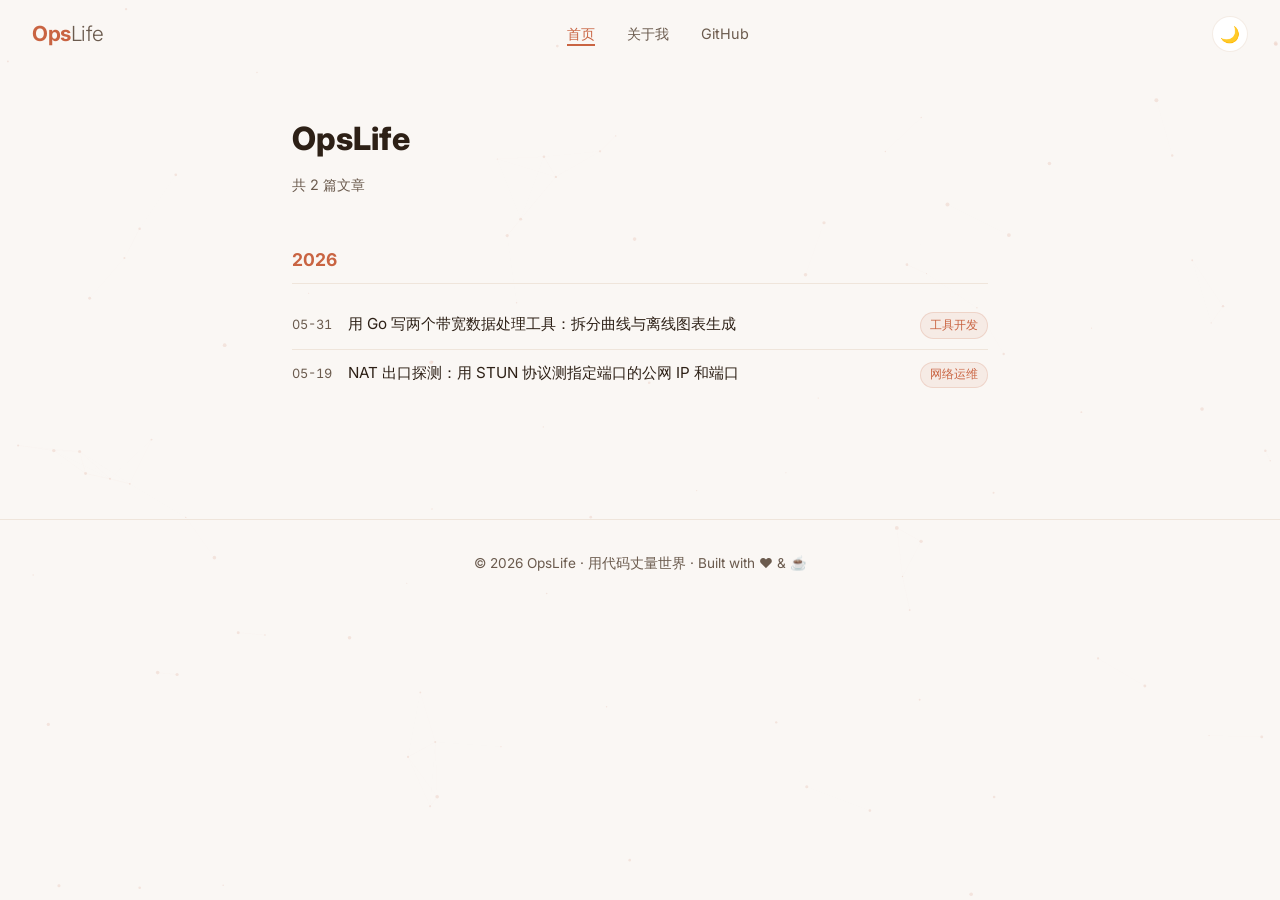
<file: index.html>
<!DOCTYPE html>
<html lang="zh-CN">
<head>
  <meta charset="UTF-8">
  <meta name="viewport" content="width=device-width, initial-scale=1.0">
  <title>OpsLife · 运维老兵的技术笔记</title>
  <link rel="preconnect" href="https://fonts.googleapis.com">
  <link href="https://fonts.googleapis.com/css2?family=Inter:wght@300;400;600;700;800&display=swap" rel="stylesheet">
  <link rel="stylesheet" href="css/style.css">
  <style>
    .archive-wrap { max-width: 760px; margin: 0 auto; padding: 7rem 2rem 5rem; position: relative; z-index: 1; }
    .archive-wrap h1 { font-size: 2rem; font-weight: 800; margin-bottom: 0.4rem; }
    .archive-count { color: var(--text-muted); font-size: 0.9rem; margin-bottom: 3rem; }
    .year-group { margin-bottom: 2.5rem; }
    .year-label {
      font-size: 1.1rem; font-weight: 700; color: var(--accent);
      border-bottom: 1px solid var(--border); padding-bottom: 0.5rem; margin-bottom: 1rem;
    }
    .archive-item {
      display: flex; align-items: baseline; gap: 1rem;
      padding: 0.65rem 0; border-bottom: 1px solid var(--border);
      transition: var(--transition);
    }
    .archive-item:last-child { border-bottom: none; }
    .archive-item:hover .item-title { color: var(--accent); }
    .item-date { font-size: 0.8rem; color: var(--text-muted); white-space: nowrap; font-variant-numeric: tabular-nums; }
    .item-title { font-size: 0.95rem; color: var(--text); flex: 1; }
    .item-category {
      font-size: 0.72rem; padding: 0.15rem 0.55rem; border-radius: 999px;
      background: color-mix(in srgb, var(--accent) 8%, transparent);
      border: 1px solid color-mix(in srgb, var(--accent) 18%, transparent);
      color: var(--accent); white-space: nowrap;
    }
  </style>
</head>
<body>
<canvas id="particle-canvas"></canvas>

<nav class="navbar">
  <a href="index.html" class="logo">Ops<span>Life</span></a>
  <ul class="nav-links">
    <li><a href="index.html" class="active">首页</a></li>
    <li><a href="about.html">关于我</a></li>
    <li><a href="https://github.com/stanhui/blog" target="_blank">GitHub</a></li>
  </ul>
  <div style="display:flex;align-items:center;gap:0.75rem">
    <button class="theme-toggle" aria-label="切换主题"></button>
    <button class="menu-toggle" aria-label="菜单"><span></span><span></span><span></span></button>
  </div>
</nav>

<div class="archive-wrap">
  <h1>OpsLife</h1>
  <p class="archive-count" id="archive-count"></p>
  <div id="archive-list"></div>
</div>

<footer>
  <p>© 2026 OpsLife · 用代码丈量世界 · Built with ❤️ &amp; ☕</p>
</footer>

<script src="js/posts.js"></script>
<script src="js/main.js"></script>
<script>
document.addEventListener('DOMContentLoaded', () => {
  const list = document.getElementById('archive-list');
  const countEl = document.getElementById('archive-count');
  countEl.textContent = `共 ${posts.length} 篇文章`;

  const byYear = {};
  posts.forEach(p => {
    const y = p.date.slice(0, 4);
    (byYear[y] = byYear[y] || []).push(p);
  });

  list.innerHTML = Object.keys(byYear).sort((a, b) => b - a).map(year => `
    <div class="year-group">
      <div class="year-label">${year}</div>
      ${byYear[year].map(p => `
        <a class="archive-item" href="${p.url || 'post.html?id=' + p.id}">
          <span class="item-date">${p.date.slice(5)}</span>
          <span class="item-title">${p.title}</span>
          <span class="item-category">${p.category}</span>
        </a>
      `).join('')}
    </div>
  `).join('');
});
</script>
</body>
</html>
</file>
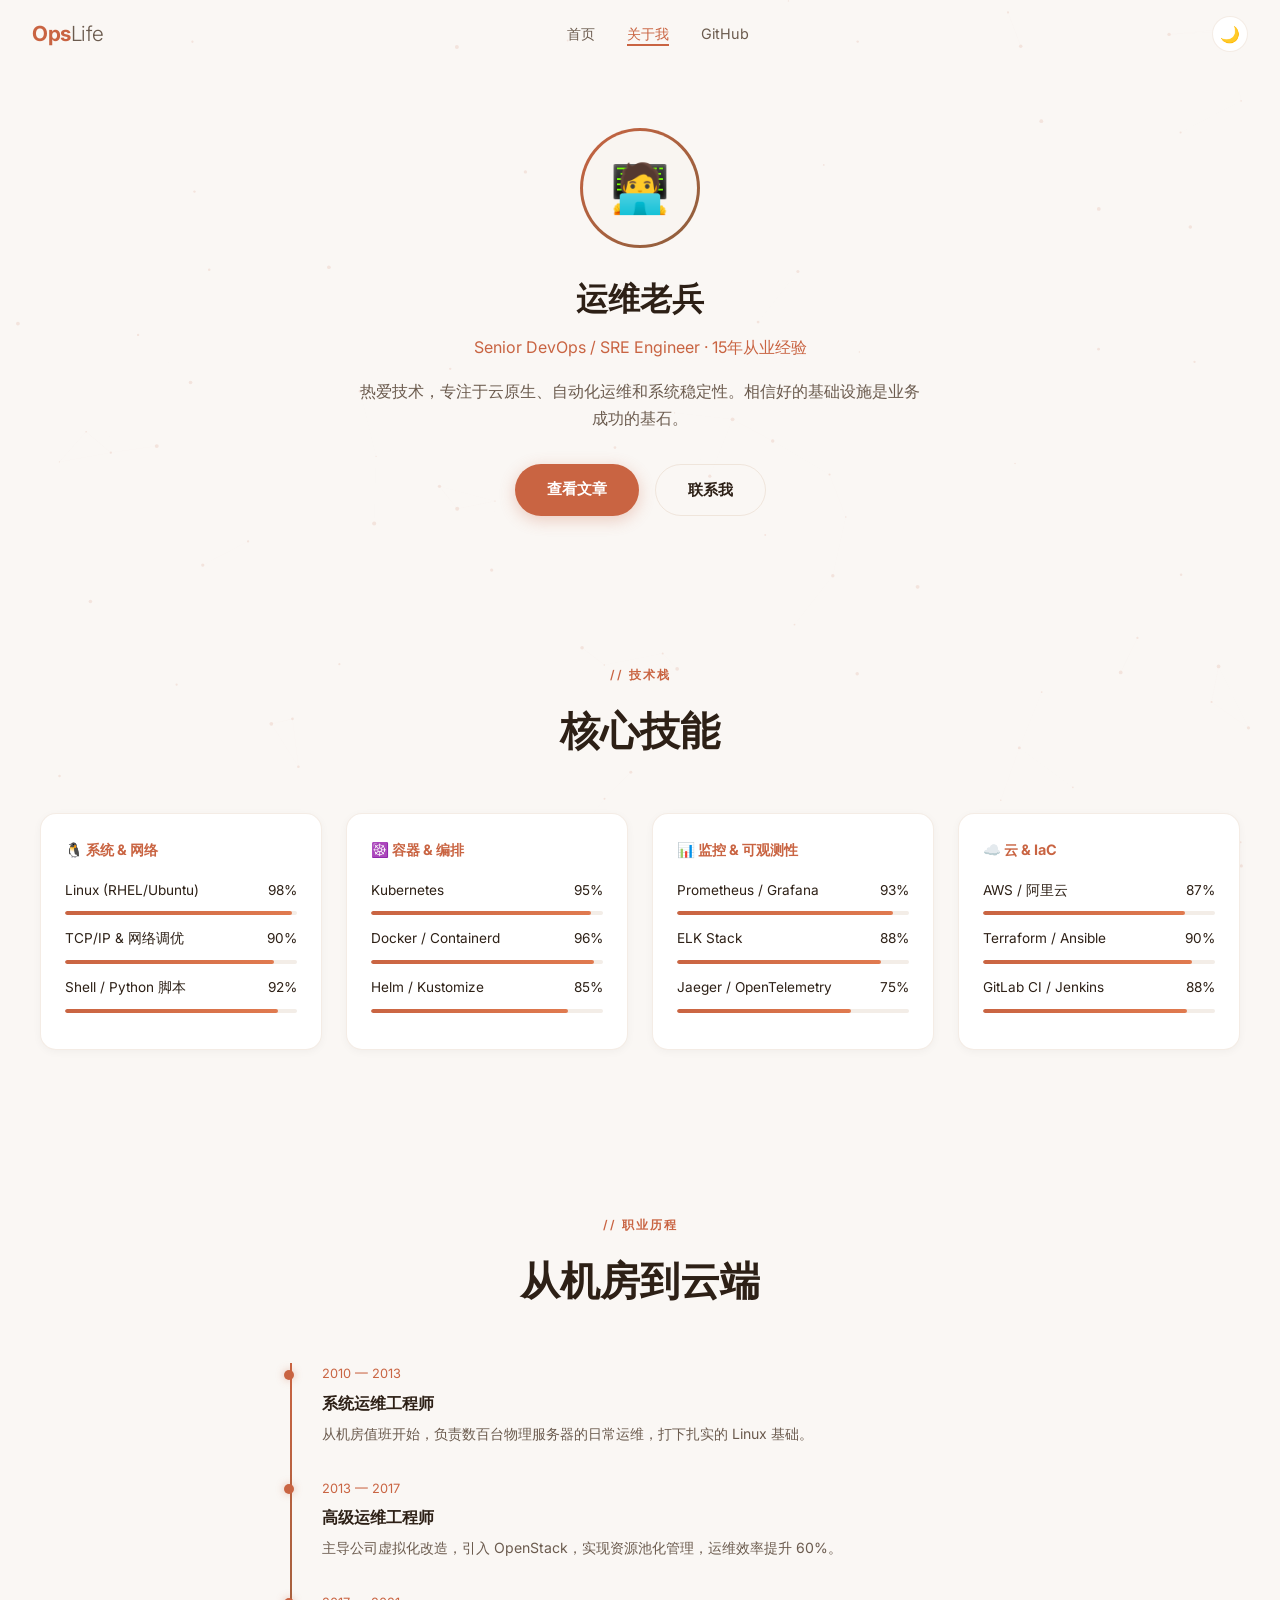
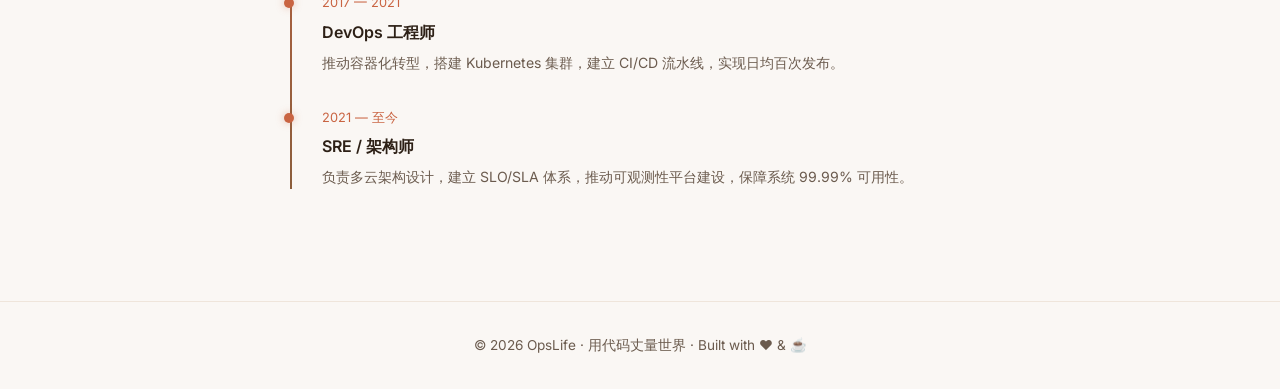
<file: about.html>
<!DOCTYPE html>
<html lang="zh-CN">
<head>
  <meta charset="UTF-8">
  <meta name="viewport" content="width=device-width, initial-scale=1.0">
  <title>关于我 · OpsLife</title>
  <link rel="preconnect" href="https://fonts.googleapis.com">
  <link href="https://fonts.googleapis.com/css2?family=Inter:wght@300;400;600;700;800&display=swap" rel="stylesheet">
  <link rel="stylesheet" href="css/style.css">
</head>
<body>

<canvas id="particle-canvas"></canvas>

<nav class="navbar">
  <a href="index.html" class="logo">Ops<span>Life</span></a>
  <ul class="nav-links">
    <li><a href="index.html">首页</a></li>
    <li><a href="about.html" class="active">关于我</a></li>
    <li><a href="https://github.com/stanhui/blog" target="_blank">GitHub</a></li>
  </ul>
  <div style="display:flex;align-items:center;gap:0.75rem">
    <button class="theme-toggle" aria-label="切换主题"></button>
    <button class="menu-toggle" aria-label="菜单">
      <span></span><span></span><span></span>
    </button>
  </div>
</nav>

<!-- About Hero -->
<div class="about-hero">
  <div class="avatar-wrap">
    <div class="avatar-placeholder">🧑‍💻</div>
  </div>
  <h1 class="about-name">运维老兵</h1>
  <p class="about-title">Senior DevOps / SRE Engineer · 15年从业经验</p>
  <p class="about-bio">热爱技术，专注于云原生、自动化运维和系统稳定性。相信好的基础设施是业务成功的基石。</p>
  <div class="hero-btns">
    <a href="index.html" class="btn btn-primary">查看文章</a>
    <a href="mailto:hello@opslife.dev" class="btn btn-outline">联系我</a>
  </div>
</div>

<!-- Skills -->
<section class="section">
  <div class="container">
    <div class="section-header reveal">
      <div class="section-tag">// 技术栈</div>
      <h2 class="section-title">核心技能</h2>
    </div>
    <div class="skills-grid">
      <div class="skill-card reveal">
        <h4>🐧 系统 & 网络</h4>
        <div class="skill-item">
          <span><span>Linux (RHEL/Ubuntu)</span><span>98%</span></span>
          <div class="skill-bar"><div class="skill-fill" style="--w:0.98"></div></div>
        </div>
        <div class="skill-item">
          <span><span>TCP/IP & 网络调优</span><span>90%</span></span>
          <div class="skill-bar"><div class="skill-fill" style="--w:0.90"></div></div>
        </div>
        <div class="skill-item">
          <span><span>Shell / Python 脚本</span><span>92%</span></span>
          <div class="skill-bar"><div class="skill-fill" style="--w:0.92"></div></div>
        </div>
      </div>
      <div class="skill-card reveal" style="--delay:0.1s">
        <h4>☸️ 容器 & 编排</h4>
        <div class="skill-item">
          <span><span>Kubernetes</span><span>95%</span></span>
          <div class="skill-bar"><div class="skill-fill" style="--w:0.95"></div></div>
        </div>
        <div class="skill-item">
          <span><span>Docker / Containerd</span><span>96%</span></span>
          <div class="skill-bar"><div class="skill-fill" style="--w:0.96"></div></div>
        </div>
        <div class="skill-item">
          <span><span>Helm / Kustomize</span><span>85%</span></span>
          <div class="skill-bar"><div class="skill-fill" style="--w:0.85"></div></div>
        </div>
      </div>
      <div class="skill-card reveal" style="--delay:0.2s">
        <h4>📊 监控 & 可观测性</h4>
        <div class="skill-item">
          <span><span>Prometheus / Grafana</span><span>93%</span></span>
          <div class="skill-bar"><div class="skill-fill" style="--w:0.93"></div></div>
        </div>
        <div class="skill-item">
          <span><span>ELK Stack</span><span>88%</span></span>
          <div class="skill-bar"><div class="skill-fill" style="--w:0.88"></div></div>
        </div>
        <div class="skill-item">
          <span><span>Jaeger / OpenTelemetry</span><span>75%</span></span>
          <div class="skill-bar"><div class="skill-fill" style="--w:0.75"></div></div>
        </div>
      </div>
      <div class="skill-card reveal" style="--delay:0.3s">
        <h4>☁️ 云 & IaC</h4>
        <div class="skill-item">
          <span><span>AWS / 阿里云</span><span>87%</span></span>
          <div class="skill-bar"><div class="skill-fill" style="--w:0.87"></div></div>
        </div>
        <div class="skill-item">
          <span><span>Terraform / Ansible</span><span>90%</span></span>
          <div class="skill-bar"><div class="skill-fill" style="--w:0.90"></div></div>
        </div>
        <div class="skill-item">
          <span><span>GitLab CI / Jenkins</span><span>88%</span></span>
          <div class="skill-bar"><div class="skill-fill" style="--w:0.88"></div></div>
        </div>
      </div>
    </div>
  </div>
</section>

<!-- Timeline -->
<section class="section">
  <div class="container" style="max-width:700px">
    <div class="section-header reveal">
      <div class="section-tag">// 职业历程</div>
      <h2 class="section-title">从机房到云端</h2>
    </div>
    <div class="timeline reveal">
      <div class="timeline-item">
        <div class="timeline-year">2010 — 2013</div>
        <h4>系统运维工程师</h4>
        <p>从机房值班开始，负责数百台物理服务器的日常运维，打下扎实的 Linux 基础。</p>
      </div>
      <div class="timeline-item">
        <div class="timeline-year">2013 — 2017</div>
        <h4>高级运维工程师</h4>
        <p>主导公司虚拟化改造，引入 OpenStack，实现资源池化管理，运维效率提升 60%。</p>
      </div>
      <div class="timeline-item">
        <div class="timeline-year">2017 — 2021</div>
        <h4>DevOps 工程师</h4>
        <p>推动容器化转型，搭建 Kubernetes 集群，建立 CI/CD 流水线，实现日均百次发布。</p>
      </div>
      <div class="timeline-item">
        <div class="timeline-year">2021 — 至今</div>
        <h4>SRE / 架构师</h4>
        <p>负责多云架构设计，建立 SLO/SLA 体系，推动可观测性平台建设，保障系统 99.99% 可用性。</p>
      </div>
    </div>
  </div>
</section>

<footer>
  <p>© 2026 OpsLife · 用代码丈量世界 · Built with ❤️ &amp; ☕</p>
</footer>

<script src="js/posts.js"></script>
<script src="js/main.js"></script>
<script>
// Animate skill bars on scroll
document.addEventListener('DOMContentLoaded', () => {
  const observer = new IntersectionObserver(entries => {
    entries.forEach(e => {
      if (e.isIntersecting) {
        e.target.classList.add('visible');
        e.target.querySelectorAll('.skill-fill').forEach(bar => {
          bar.style.width = (parseFloat(bar.style.getPropertyValue('--w')) * 100) + '%';
        });
      }
    });
  }, { threshold: 0.2 });
  document.querySelectorAll('.skill-card').forEach(c => observer.observe(c));
});
</script>
</body>
</html>
</file>
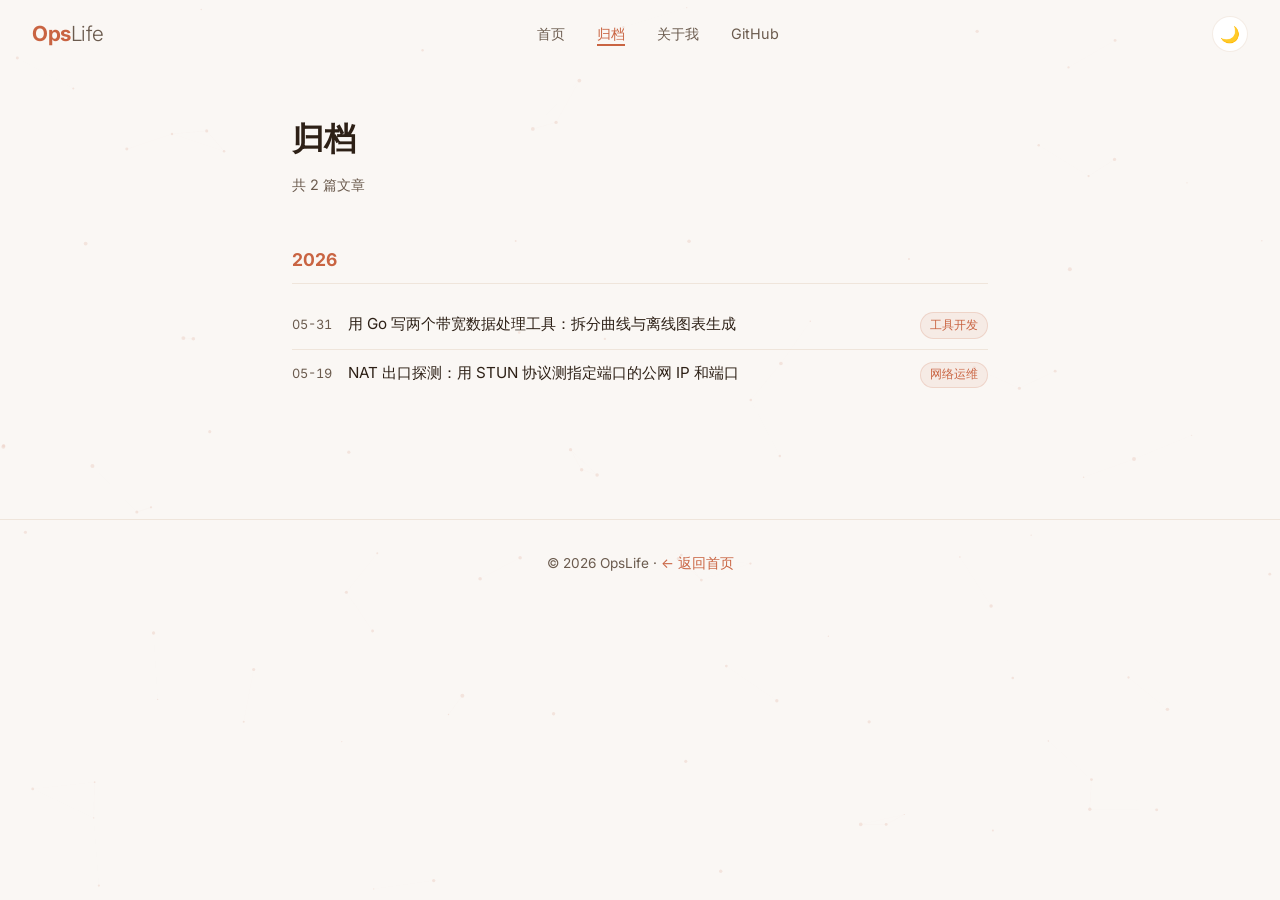
<file: archive.html>
<!DOCTYPE html>
<html lang="zh-CN">
<head>
  <meta charset="UTF-8">
  <meta name="viewport" content="width=device-width, initial-scale=1.0">
  <title>归档 · OpsLife</title>
  <link rel="preconnect" href="https://fonts.googleapis.com">
  <link href="https://fonts.googleapis.com/css2?family=Inter:wght@300;400;600;700;800&display=swap" rel="stylesheet">
  <link rel="stylesheet" href="css/style.css">
  <style>
    .archive-wrap { max-width: 760px; margin: 0 auto; padding: 7rem 2rem 5rem; position: relative; z-index: 1; }
    .archive-wrap h1 { font-size: 2rem; font-weight: 800; margin-bottom: 0.4rem; }
    .archive-count { color: var(--text-muted); font-size: 0.9rem; margin-bottom: 3rem; }
    .year-group { margin-bottom: 2.5rem; }
    .year-label {
      font-size: 1.1rem; font-weight: 700; color: var(--accent);
      border-bottom: 1px solid var(--border); padding-bottom: 0.5rem; margin-bottom: 1rem;
    }
    .archive-item {
      display: flex; align-items: baseline; gap: 1rem;
      padding: 0.65rem 0; border-bottom: 1px solid var(--border);
      transition: var(--transition);
    }
    .archive-item:last-child { border-bottom: none; }
    .archive-item:hover .item-title { color: var(--accent); }
    .item-date { font-size: 0.8rem; color: var(--text-muted); white-space: nowrap; font-variant-numeric: tabular-nums; }
    .item-title { font-size: 0.95rem; color: var(--text); flex: 1; }
    .item-category {
      font-size: 0.72rem; padding: 0.15rem 0.55rem; border-radius: 999px;
      background: color-mix(in srgb, var(--accent) 8%, transparent);
      border: 1px solid color-mix(in srgb, var(--accent) 18%, transparent);
      color: var(--accent); white-space: nowrap;
    }
  </style>
</head>
<body>
<canvas id="particle-canvas"></canvas>

<nav class="navbar">
  <a href="index.html" class="logo">Ops<span>Life</span></a>
  <ul class="nav-links">
    <li><a href="index.html">首页</a></li>
    <li><a href="archive.html" class="active">归档</a></li>
    <li><a href="about.html">关于我</a></li>
    <li><a href="https://github.com" target="_blank">GitHub</a></li>
  </ul>
  <div style="display:flex;align-items:center;gap:0.75rem">
    <button class="theme-toggle" aria-label="切换主题"></button>
    <button class="menu-toggle" aria-label="菜单"><span></span><span></span><span></span></button>
  </div>
</nav>

<div class="archive-wrap">
  <h1>归档</h1>
  <p class="archive-count" id="archive-count"></p>
  <div id="archive-list"></div>
</div>

<footer>
  <p>© 2026 OpsLife · <a href="index.html">← 返回首页</a></p>
</footer>

<script src="js/posts.js"></script>
<script src="js/main.js"></script>
<script>
document.addEventListener('DOMContentLoaded', () => {
  const list = document.getElementById('archive-list');
  const countEl = document.getElementById('archive-count');
  countEl.textContent = `共 ${posts.length} 篇文章`;

  // Group by year
  const byYear = {};
  posts.forEach(p => {
    const y = p.date.slice(0, 4);
    (byYear[y] = byYear[y] || []).push(p);
  });

  list.innerHTML = Object.keys(byYear).sort((a, b) => b - a).map(year => `
    <div class="year-group reveal">
      <div class="year-label">${year}</div>
      ${byYear[year].map(p => `
        <a class="archive-item" href="${p.url || `post.html?id=${p.id}`}">
          <span class="item-date">${p.date.slice(5)}</span>
          <span class="item-title">${p.title}</span>
          <span class="item-category">${p.category}</span>
        </a>
      `).join('')}
    </div>
  `).join('');

  // trigger reveal
  setTimeout(() => document.querySelectorAll('.reveal').forEach(el => el.classList.add('visible')), 50);
});
</script>
</body>
</html>
</file>
<file: css/style.css>
/* ── Claude-inspired Light theme (default) ─────────────────────── */
:root {
  --bg:        #faf7f4;
  --bg2:       #f3ede7;
  --surface:   #ffffff;
  --surface2:  #f9f5f1;
  --border:    rgba(180,130,80,0.15);
  --accent:    #c96442;
  --accent2:   #e07a4f;
  --warm:      #8b5e3c;
  --text:      #2d2016;
  --text-muted:#6b5b4e;
  --radius:    16px;
  --transition:0.3s cubic-bezier(0.4,0,0.2,1);
}

/* ── Dark theme ────────────────────────────────────────────────── */
[data-theme="dark"] {
  --bg:        #1a1410;
  --bg2:       #231c15;
  --surface:   #2a2118;
  --surface2:  #332820;
  --border:    rgba(201,100,66,0.2);
  --accent:    #e07a4f;
  --accent2:   #f09070;
  --warm:      #c9a87c;
  --text:      #f5ede6;
  --text-muted:#a89585;
}

/* ── Base ──────────────────────────────────────────────────────── */
*, *::before, *::after {
  box-sizing: border-box; margin: 0; padding: 0;
  transition: background-color 0.3s ease, border-color 0.3s ease, color 0.3s ease;
}
html { scroll-behavior: smooth; }
body {
  font-family: 'Inter', 'PingFang SC', 'Microsoft YaHei', sans-serif;
  background: var(--bg);
  color: var(--text);
  line-height: 1.7;
  overflow-x: hidden;
}
a { color: inherit; text-decoration: none; }
img { max-width: 100%; display: block; }

/* ── Scrollbar ─────────────────────────────────────────────────── */
::-webkit-scrollbar { width: 6px; }
::-webkit-scrollbar-track { background: var(--bg); }
::-webkit-scrollbar-thumb { background: var(--accent); border-radius: 3px; }

/* ── Particle Canvas ───────────────────────────────────────────── */
#particle-canvas {
  position: fixed; inset: 0;
  pointer-events: none; z-index: 0;
  opacity: 0.25; transition: opacity 0.3s;
}
[data-theme="dark"] #particle-canvas { opacity: 0.6; }

/* ── Navbar ────────────────────────────────────────────────────── */
.navbar {
  position: fixed; top: 0; left: 0; right: 0; z-index: 100;
  display: flex; align-items: center; justify-content: space-between;
  padding: 1rem 2rem;
  transition: background var(--transition), border-color var(--transition);
}
.navbar.scrolled {
  background: color-mix(in srgb, var(--bg) 92%, transparent);
  backdrop-filter: blur(14px);
  border-bottom: 1px solid var(--border);
}
.logo {
  font-size: 1.3rem; font-weight: 700;
  color: var(--accent);
  letter-spacing: -0.5px;
}
.logo span { font-weight: 300; color: var(--text-muted); }
.nav-links { display: flex; gap: 2rem; list-style: none; align-items: center; }
.nav-links a {
  font-size: 0.9rem; color: var(--text-muted);
  transition: color var(--transition);
  position: relative;
}
.nav-links a::after {
  content: ''; position: absolute; bottom: -4px; left: 0; right: 0;
  height: 2px; background: var(--accent);
  transform: scaleX(0); transition: transform var(--transition);
}
.nav-links a:hover, .nav-links a.active { color: var(--accent); }
.nav-links a:hover::after, .nav-links a.active::after { transform: scaleX(1); }

/* ── Theme toggle ──────────────────────────────────────────────── */
.theme-toggle {
  width: 36px; height: 36px; border-radius: 50%;
  border: 1px solid var(--border);
  background: var(--surface);
  color: var(--text-muted);
  cursor: pointer; font-size: 1rem;
  display: flex; align-items: center; justify-content: center;
  transition: var(--transition); flex-shrink: 0;
}
.theme-toggle:hover { border-color: var(--accent); color: var(--accent); transform: rotate(20deg); }

/* ── Mobile menu ───────────────────────────────────────────────── */
.menu-toggle { display: none; flex-direction: column; gap: 5px; cursor: pointer; background: none; border: none; padding: 4px; }
.menu-toggle span { width: 24px; height: 2px; background: var(--text); transition: var(--transition); display: block; }
.menu-toggle.active span:nth-child(1) { transform: rotate(45deg) translate(5px,5px); }
.menu-toggle.active span:nth-child(2) { opacity: 0; }
.menu-toggle.active span:nth-child(3) { transform: rotate(-45deg) translate(5px,-5px); }

/* ── Hero ──────────────────────────────────────────────────────── */
.hero {
  position: relative; z-index: 1;
  min-height: 100vh;
  display: flex; align-items: center; justify-content: center;
  text-align: center; padding: 2rem;
}
.hero-content { max-width: 800px; }
.hero-badge {
  display: inline-flex; align-items: center; gap: 0.5rem;
  padding: 0.4rem 1rem;
  border: 1px solid var(--border);
  border-radius: 999px;
  font-size: 0.8rem; color: var(--accent);
  margin-bottom: 1.5rem;
  background: color-mix(in srgb, var(--accent) 6%, transparent);
}
.hero-badge::before { content: '●'; animation: pulse 2s infinite; }
@keyframes pulse { 0%,100%{opacity:1} 50%{opacity:0.3} }
.hero h1 {
  font-size: clamp(2.5rem, 6vw, 4.5rem);
  font-weight: 800; line-height: 1.1; margin-bottom: 1rem;
  color: var(--text);
}
.hero h1 .gradient {
  background: linear-gradient(135deg, var(--accent) 0%, var(--accent2) 50%, var(--warm) 100%);
  -webkit-background-clip: text; -webkit-text-fill-color: transparent;
}
.hero-sub {
  font-size: 1.1rem; color: var(--text-muted);
  margin-bottom: 2.5rem; max-width: 560px; margin-inline: auto;
}
.hero-type-wrap {
  font-size: 1.1rem; color: var(--accent);
  font-family: 'Courier New', monospace;
  margin-bottom: 2.5rem; min-height: 1.8em;
}
.hero-type-wrap::after { content: '|'; animation: blink 1s infinite; }
@keyframes blink { 0%,100%{opacity:1} 50%{opacity:0} }
.hero-btns { display: flex; gap: 1rem; justify-content: center; flex-wrap: wrap; }
.btn {
  padding: 0.75rem 2rem; border-radius: 999px;
  font-size: 0.95rem; font-weight: 600;
  cursor: pointer; border: none; transition: var(--transition);
}
.btn-primary {
  background: var(--accent);
  color: #fff;
  box-shadow: 0 4px 16px color-mix(in srgb, var(--accent) 30%, transparent);
}
.btn-primary:hover { transform: translateY(-2px); box-shadow: 0 8px 24px color-mix(in srgb, var(--accent) 40%, transparent); background: var(--accent2); }
.btn-outline {
  background: transparent; border: 1px solid var(--border); color: var(--text);
}
.btn-outline:hover { border-color: var(--accent); color: var(--accent); transform: translateY(-2px); }
.hero-stats {
  display: flex; gap: 3rem; justify-content: center;
  margin-top: 4rem; padding-top: 2rem; border-top: 1px solid var(--border);
}
.stat-num {
  font-size: 2rem; font-weight: 800; color: var(--accent);
}
.stat-label { font-size: 0.8rem; color: var(--text-muted); margin-top: 0.2rem; }

/* ── Section ───────────────────────────────────────────────────── */
.section { position: relative; z-index: 1; padding: 5rem 2rem; }
.section-header { text-align: center; margin-bottom: 3rem; }
.section-tag {
  display: inline-block; font-size: 0.75rem; font-weight: 600;
  letter-spacing: 2px; color: var(--accent); text-transform: uppercase; margin-bottom: 0.75rem;
}
.section-title { font-size: clamp(1.8rem, 4vw, 2.5rem); font-weight: 700; }
.container { max-width: 1200px; margin: 0 auto; }

/* ── Filter ────────────────────────────────────────────────────── */
.filter-bar { display: flex; gap: 0.75rem; flex-wrap: wrap; justify-content: center; margin-bottom: 3rem; }
.filter-btn {
  padding: 0.4rem 1.2rem; border-radius: 999px; font-size: 0.85rem;
  cursor: pointer; border: 1px solid var(--border);
  background: transparent; color: var(--text-muted); transition: var(--transition);
}
.filter-btn:hover, .filter-btn.active {
  background: var(--accent); border-color: transparent; color: #fff;
}

/* ── Post Grid ─────────────────────────────────────────────────── */
.posts-grid { display: grid; grid-template-columns: repeat(auto-fill, minmax(340px, 1fr)); gap: 1.5rem; }
.post-card {
  background: var(--surface); border: 1px solid var(--border);
  border-radius: var(--radius); overflow: hidden; transition: var(--transition);
  box-shadow: 0 2px 8px rgba(0,0,0,0.04);
}
.post-card:hover {
  transform: translateY(-4px);
  border-color: color-mix(in srgb, var(--accent) 35%, transparent);
  box-shadow: 0 12px 32px rgba(0,0,0,0.08);
}
.card-img-wrap { position: relative; overflow: hidden; height: 200px; }
.card-img-wrap img { width: 100%; height: 100%; object-fit: cover; transition: transform 0.5s ease; }
.post-card:hover .card-img-wrap img { transform: scale(1.03); }
.card-category {
  position: absolute; top: 1rem; left: 1rem;
  padding: 0.25rem 0.75rem; border-radius: 999px;
  font-size: 0.75rem; font-weight: 600;
  background: color-mix(in srgb, var(--accent) 90%, transparent);
  color: #fff; backdrop-filter: blur(8px);
}
.card-body { padding: 1.5rem; }
.card-meta { display: flex; gap: 1rem; font-size: 0.8rem; color: var(--text-muted); margin-bottom: 0.75rem; }
.card-body h3 { font-size: 1.05rem; font-weight: 600; margin-bottom: 0.6rem; line-height: 1.4; }
.card-body h3 a:hover { color: var(--accent); }
.card-body p { font-size: 0.88rem; color: var(--text-muted); line-height: 1.6; margin-bottom: 1rem; }
.card-tags { display: flex; gap: 0.5rem; flex-wrap: wrap; }
.tag {
  padding: 0.2rem 0.6rem; border-radius: 4px; font-size: 0.75rem;
  background: color-mix(in srgb, var(--accent) 8%, transparent);
  border: 1px solid color-mix(in srgb, var(--accent) 18%, transparent);
  color: var(--warm);
}
/* Feature card: horizontal layout when few posts */
.post-card--feature { display: grid; grid-template-columns: 280px 1fr; }
.post-card--feature .card-img-wrap { height: 100%; min-height: 240px; }
.post-card--feature .card-body { display: flex; flex-direction: column; justify-content: center; padding: 2rem; }
.post-card--feature .card-body h3 { font-size: 1.25rem; }
.post-card--feature .card-body p { font-size: 0.92rem; }
@media (max-width: 768px) {
  .post-card--feature { grid-template-columns: 1fr; }
  .post-card--feature .card-img-wrap { height: 200px; min-height: auto; }
}

/* ── Scroll Reveal ─────────────────────────────────────────────── */
.reveal {
  opacity: 0; transform: translateY(30px);
  transition: opacity 0.6s ease var(--delay, 0s), transform 0.6s ease var(--delay, 0s);
}
.reveal.visible { opacity: 1; transform: none; }

/* ── About ─────────────────────────────────────────────────────── */
.about-hero { position: relative; z-index: 1; padding: 8rem 2rem 4rem; text-align: center; }
.avatar-wrap {
  width: 120px; height: 120px; margin: 0 auto 1.5rem; border-radius: 50%;
  background: linear-gradient(135deg, var(--accent), var(--warm)); padding: 3px;
}
.avatar-wrap img { width: 100%; height: 100%; border-radius: 50%; object-fit: cover; }
.avatar-placeholder {
  width: 100%; height: 100%; border-radius: 50%; background: var(--surface2);
  display: flex; align-items: center; justify-content: center; font-size: 3rem;
}
.about-name { font-size: 2rem; font-weight: 700; margin-bottom: 0.5rem; }
.about-title { color: var(--accent); font-size: 1rem; margin-bottom: 1rem; }
.about-bio { color: var(--text-muted); max-width: 560px; margin: 0 auto 2rem; }
.skills-grid { display: grid; grid-template-columns: repeat(auto-fill, minmax(280px, 1fr)); gap: 1.5rem; }
.skill-card { background: var(--surface); border: 1px solid var(--border); border-radius: var(--radius); padding: 1.5rem; box-shadow: 0 2px 8px rgba(0,0,0,0.04); }
.skill-card h4 { font-size: 0.9rem; color: var(--accent); margin-bottom: 1rem; }
.skill-item { margin-bottom: 0.75rem; }
.skill-item span { font-size: 0.85rem; display: flex; justify-content: space-between; margin-bottom: 0.3rem; }
.skill-bar { height: 4px; background: var(--bg2); border-radius: 2px; overflow: hidden; }
.skill-fill {
  height: 100%; border-radius: 2px;
  background: linear-gradient(90deg, var(--accent), var(--accent2));
  transform: scaleX(0); transform-origin: left; transition: transform 1s ease 0.3s;
}
.skill-card.visible .skill-fill { transform: scaleX(1); }
.timeline { position: relative; padding-left: 2rem; }
.timeline::before {
  content: ''; position: absolute; left: 0; top: 0; bottom: 0; width: 2px;
  background: linear-gradient(to bottom, var(--accent), var(--warm));
}
.timeline-item { position: relative; margin-bottom: 2rem; }
.timeline-item::before {
  content: ''; position: absolute; left: -2.4rem; top: 0.4rem;
  width: 10px; height: 10px; border-radius: 50%;
  background: var(--accent); box-shadow: 0 0 8px color-mix(in srgb, var(--accent) 40%, transparent);
}
.timeline-year { font-size: 0.8rem; color: var(--accent); margin-bottom: 0.3rem; }
.timeline-item h4 { font-size: 1rem; font-weight: 600; margin-bottom: 0.3rem; }
.timeline-item p { font-size: 0.88rem; color: var(--text-muted); }

/* ── Post detail ───────────────────────────────────────────────── */
.post-hero { height: 60vh; min-height: 400px; background-size: cover; background-position: center; position: relative; }
.post-hero-overlay {
  position: absolute; inset: 0;
  background: linear-gradient(to top, var(--bg) 0%, color-mix(in srgb, var(--bg) 40%, transparent) 100%);
  display: flex; flex-direction: column; justify-content: flex-end; padding: 3rem;
}
.post-hero-overlay h1 { font-size: clamp(1.5rem, 4vw, 2.5rem); font-weight: 700; margin: 0.75rem 0; }
.post-meta { display: flex; gap: 1.5rem; font-size: 0.85rem; color: var(--text-muted); }
.post-body { max-width: 780px; margin: 0 auto; padding: 3rem 2rem 5rem; }
.post-body h2 { font-size: 1.4rem; margin: 2rem 0 1rem; color: var(--accent); }
.post-body p { margin-bottom: 1.2rem; color: var(--text-muted); }
.post-body ul { padding-left: 1.5rem; margin-bottom: 1.2rem; }
.post-body li { margin-bottom: 0.5rem; color: var(--text-muted); }
.post-body blockquote {
  border-left: 3px solid var(--accent); padding: 1rem 1.5rem; margin: 1.5rem 0;
  background: var(--surface2); border-radius: 0 var(--radius) var(--radius) 0;
  color: var(--text-muted); font-style: italic;
}

/* ── Footer ────────────────────────────────────────────────────── */
footer {
  position: relative; z-index: 1; text-align: center; padding: 2rem;
  border-top: 1px solid var(--border); color: var(--text-muted); font-size: 0.85rem;
}
footer a { color: var(--accent); }

/* ── Responsive ────────────────────────────────────────────────── */
@media (max-width: 768px) {
  .navbar { padding: 1rem; }
  .nav-links {
    display: none; flex-direction: column; gap: 1rem;
    position: absolute; top: 100%; left: 0; right: 0;
    background: color-mix(in srgb, var(--bg) 97%, transparent);
    backdrop-filter: blur(12px);
    padding: 1.5rem 2rem; border-bottom: 1px solid var(--border);
  }
  .nav-links.open { display: flex; }
  .menu-toggle { display: flex; }
  .hero-stats { gap: 1.5rem; }
  .posts-grid { grid-template-columns: 1fr; }
}
</file>
